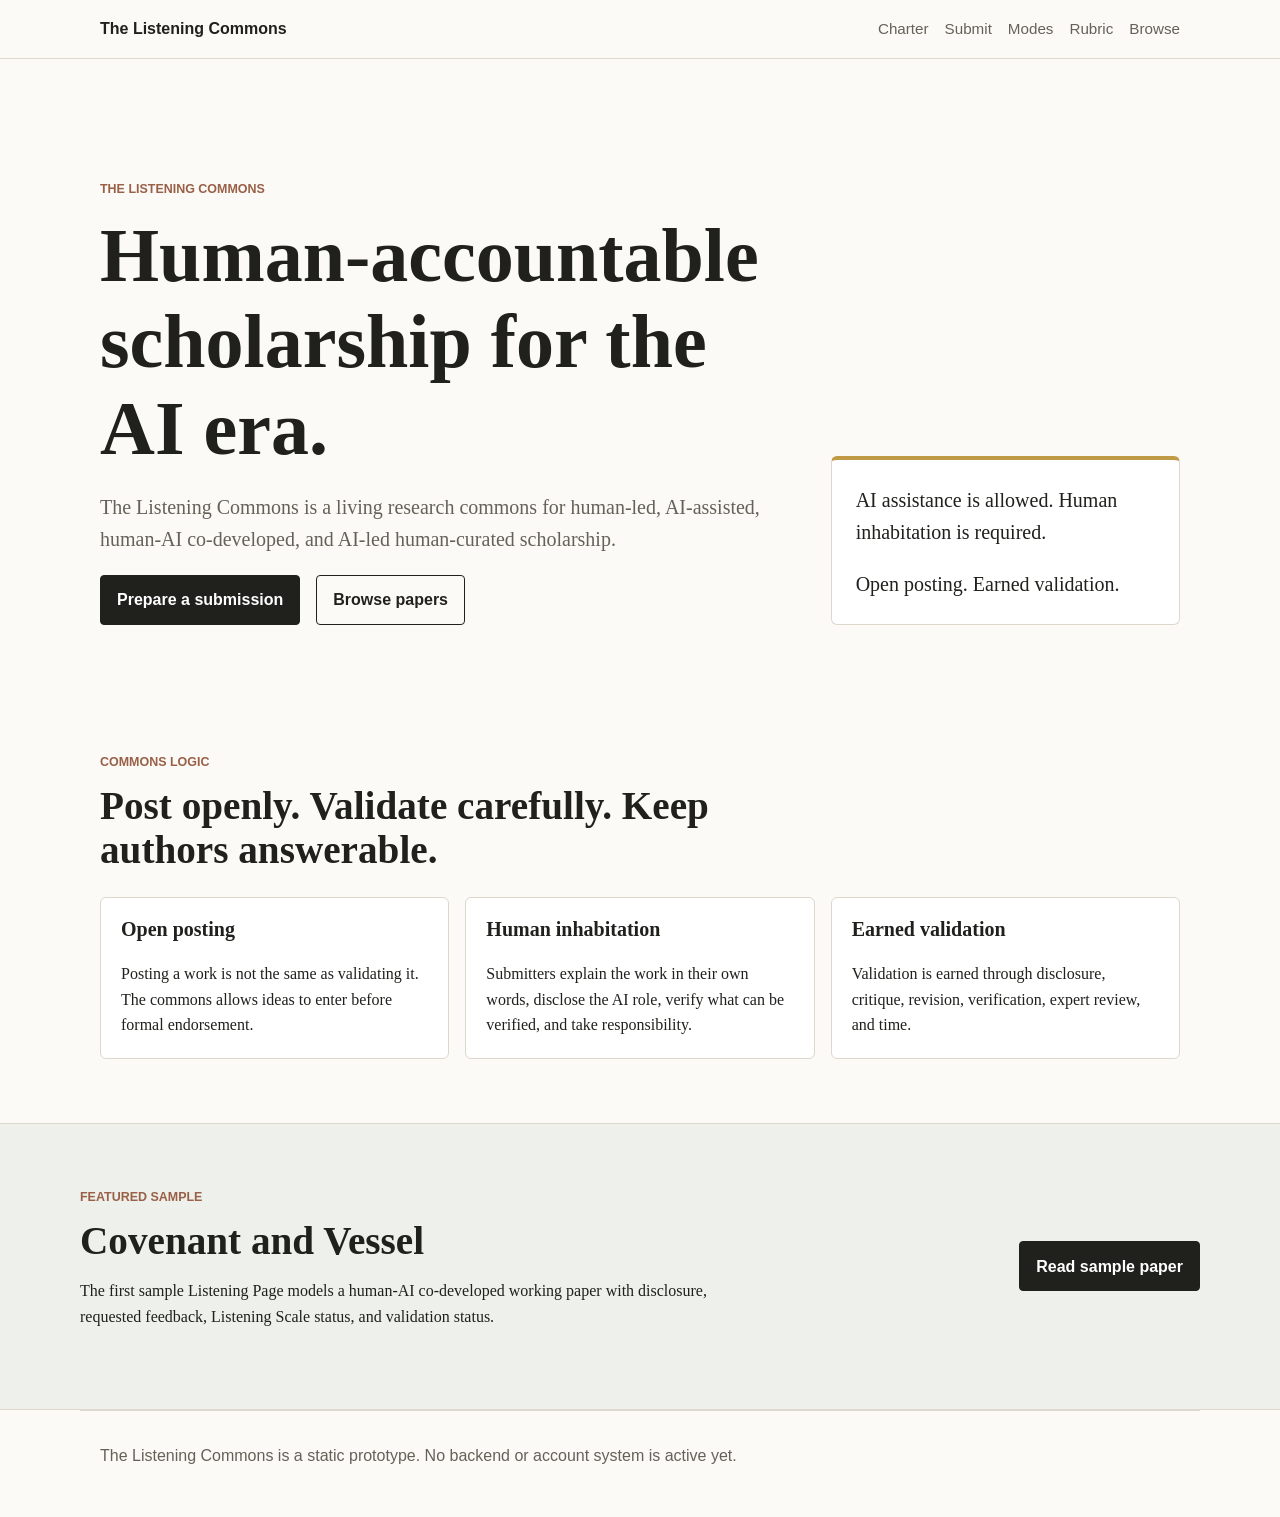
<file: index.html>
<!doctype html>
<html lang="en">
  <head>
    <meta charset="utf-8">
    <meta name="viewport" content="width=device-width, initial-scale=1">
    <title>The Listening Commons</title>
    <meta name="description" content="A living research commons for human-accountable AI-assisted scholarship.">
    <link rel="stylesheet" href="styles.css">
  </head>
  <body>
    <a class="skip-link" href="#main">Skip to content</a>
    <header class="site-header">
      <nav class="nav" aria-label="Primary navigation">
        <a class="brand" href="index.html">The Listening Commons</a>
        <div class="nav-links">
          <a href="charter.html">Charter</a>
          <a href="submission.html">Submit</a>
          <a href="contribution-modes.html">Modes</a>
          <a href="validation-rubric.html">Rubric</a>
          <a href="browse.html">Browse</a>
        </div>
      </nav>
    </header>

    <main id="main">
      <section class="hero">
        <div class="hero-text">
          <p class="eyebrow">The Listening Commons</p>
          <h1>Human-accountable scholarship for the AI era.</h1>
          <p class="lede">The Listening Commons is a living research commons for human-led, AI-assisted, human-AI co-developed, and AI-led human-curated scholarship.</p>
          <div class="hero-actions">
            <a class="button primary" href="submission.html">Prepare a submission</a>
            <a class="button secondary" href="browse.html">Browse papers</a>
          </div>
        </div>
        <aside class="principles" aria-label="Core commitments">
          <p>AI assistance is allowed. Human inhabitation is required.</p>
          <p>Open posting. Earned validation.</p>
        </aside>
      </section>

      <section class="section">
        <div class="section-heading">
          <p class="eyebrow">Commons logic</p>
          <h2>Post openly. Validate carefully. Keep authors answerable.</h2>
        </div>
        <div class="three-column">
          <article class="card">
            <h3>Open posting</h3>
            <p>Posting a work is not the same as validating it. The commons allows ideas to enter before formal endorsement.</p>
          </article>
          <article class="card">
            <h3>Human inhabitation</h3>
            <p>Submitters explain the work in their own words, disclose the AI role, verify what can be verified, and take responsibility.</p>
          </article>
          <article class="card">
            <h3>Earned validation</h3>
            <p>Validation is earned through disclosure, critique, revision, verification, expert review, and time.</p>
          </article>
        </div>
      </section>

      <section class="section band">
        <div class="split">
          <div>
            <p class="eyebrow">Featured sample</p>
            <h2>Covenant and Vessel</h2>
            <p>The first sample Listening Page models a human-AI co-developed working paper with disclosure, requested feedback, Listening Scale status, and validation status.</p>
          </div>
          <a class="button primary" href="papers/covenant-and-vessel.html">Read sample paper</a>
        </div>
      </section>
    </main>

    <footer class="site-footer">
      <p>The Listening Commons is a static prototype. No backend or account system is active yet.</p>
    </footer>
  </body>
</html>
</file>
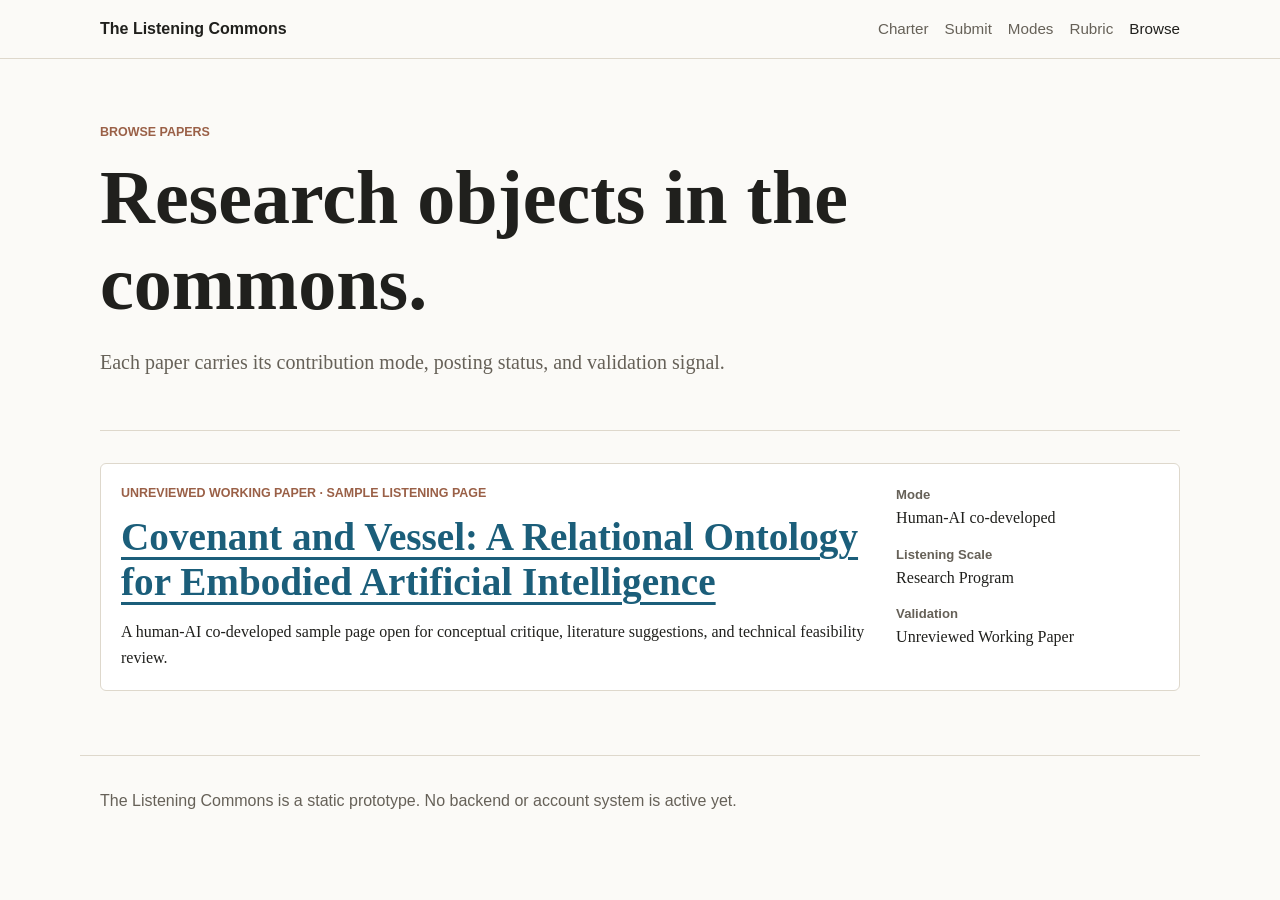
<file: browse.html>
<!doctype html>
<html lang="en">
  <head>
    <meta charset="utf-8">
    <meta name="viewport" content="width=device-width, initial-scale=1">
    <title>Browse Papers | The Listening Commons</title>
    <meta name="description" content="Browse papers in The Listening Commons.">
    <link rel="stylesheet" href="styles.css">
  </head>
  <body>
    <a class="skip-link" href="#main">Skip to content</a>
    <header class="site-header">
      <nav class="nav" aria-label="Primary navigation">
        <a class="brand" href="index.html">The Listening Commons</a>
        <div class="nav-links">
          <a href="charter.html">Charter</a>
          <a href="submission.html">Submit</a>
          <a href="contribution-modes.html">Modes</a>
          <a href="validation-rubric.html">Rubric</a>
          <a aria-current="page" href="browse.html">Browse</a>
        </div>
      </nav>
    </header>

    <main id="main" class="page">
      <div class="page-header">
        <p class="eyebrow">Browse papers</p>
        <h1>Research objects in the commons.</h1>
        <p class="lede">Each paper carries its contribution mode, posting status, and validation signal.</p>
      </div>

      <section class="paper-list" aria-label="Available papers">
        <article class="paper-card">
          <div>
            <p class="status">Unreviewed Working Paper · Sample Listening Page</p>
            <h2><a href="papers/covenant-and-vessel.html">Covenant and Vessel: A Relational Ontology for Embodied Artificial Intelligence</a></h2>
            <p>A human-AI co-developed sample page open for conceptual critique, literature suggestions, and technical feasibility review.</p>
          </div>
          <dl>
            <div><dt>Mode</dt><dd>Human-AI co-developed</dd></div>
            <div><dt>Listening Scale</dt><dd>Research Program</dd></div>
            <div><dt>Validation</dt><dd>Unreviewed Working Paper</dd></div>
          </dl>
        </article>
      </section>
    </main>

    <footer class="site-footer">
      <p>The Listening Commons is a static prototype. No backend or account system is active yet.</p>
    </footer>
  </body>
</html>
</file>
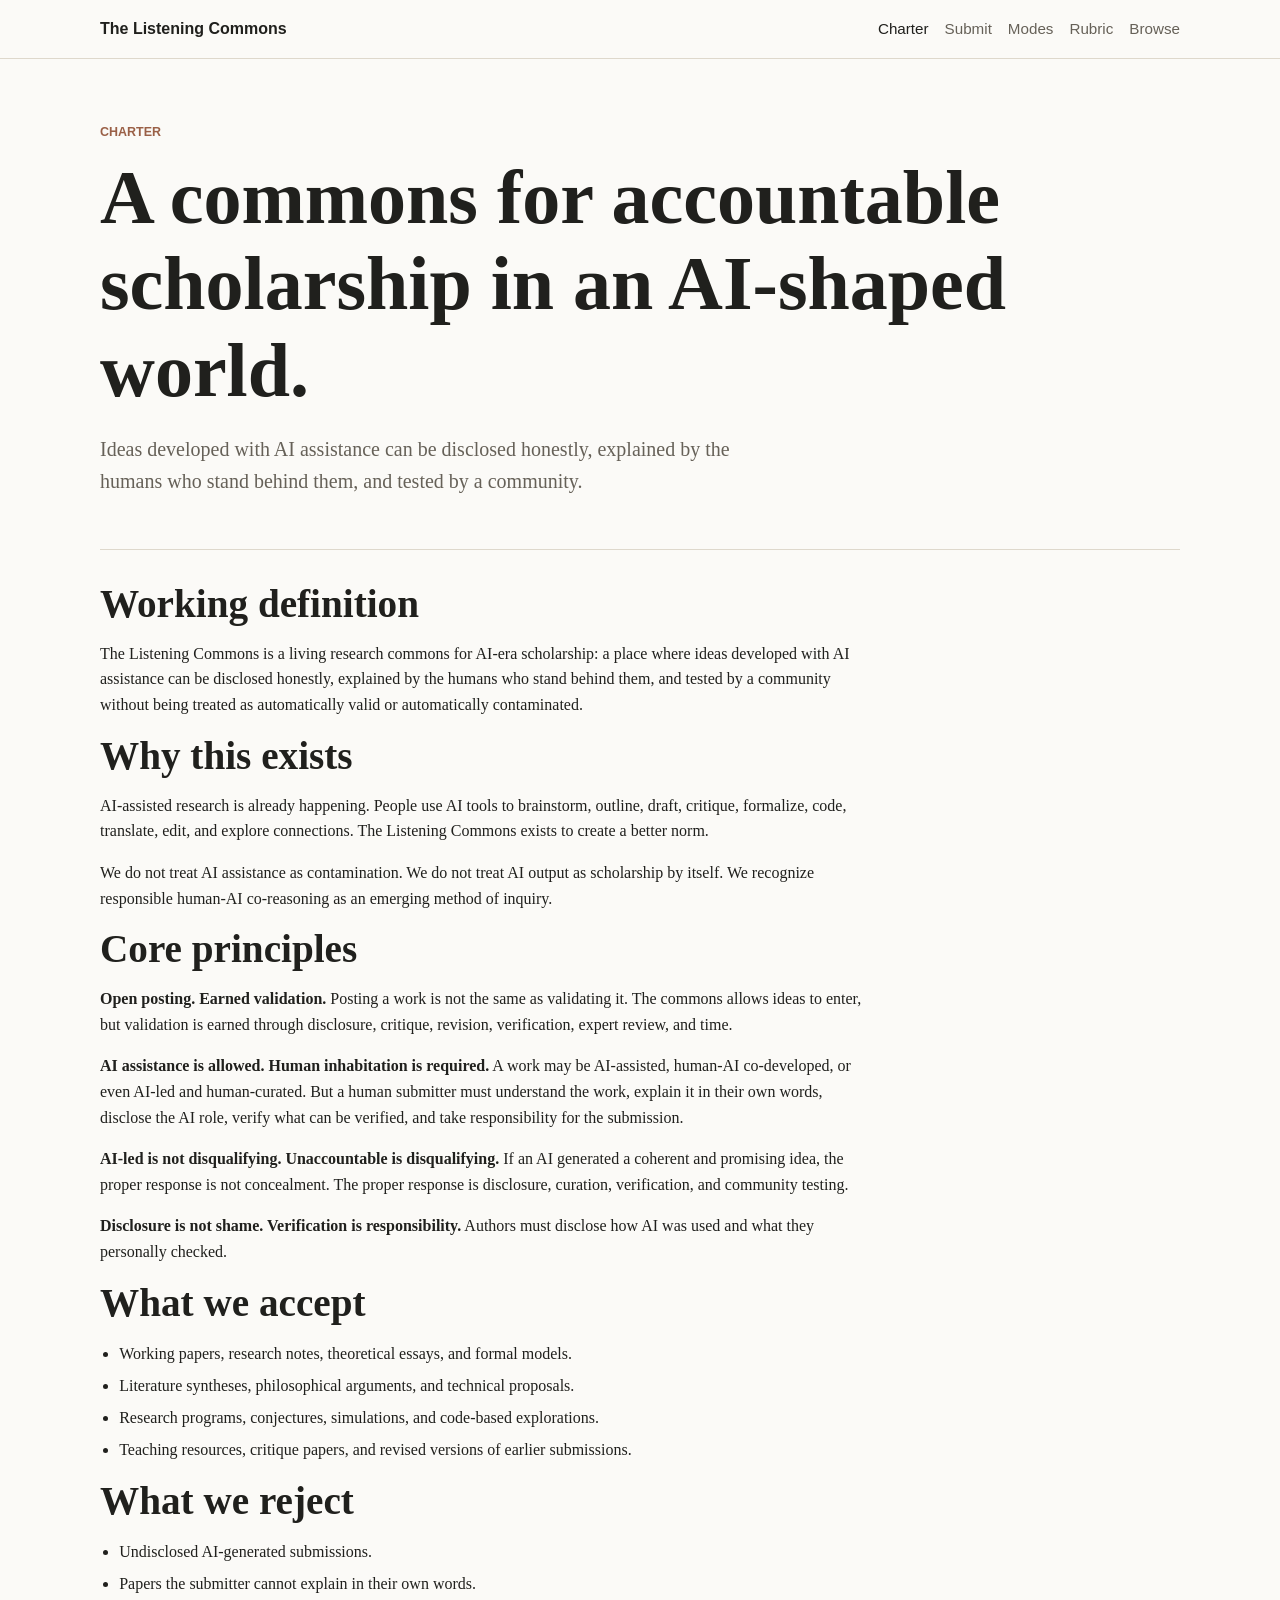
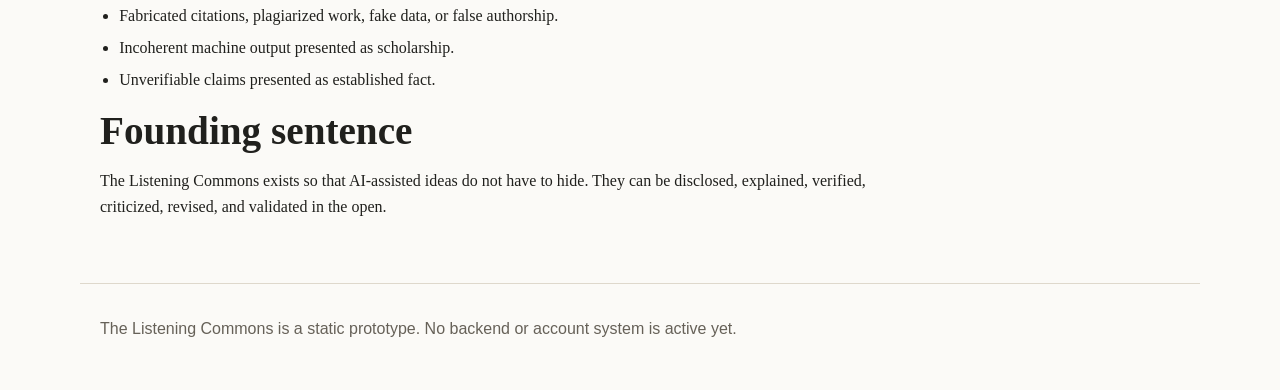
<file: charter.html>
<!doctype html>
<html lang="en">
  <head>
    <meta charset="utf-8">
    <meta name="viewport" content="width=device-width, initial-scale=1">
    <title>Charter | The Listening Commons</title>
    <meta name="description" content="Charter for The Listening Commons.">
    <link rel="stylesheet" href="styles.css">
  </head>
  <body>
    <a class="skip-link" href="#main">Skip to content</a>
    <header class="site-header">
      <nav class="nav" aria-label="Primary navigation">
        <a class="brand" href="index.html">The Listening Commons</a>
        <div class="nav-links">
          <a aria-current="page" href="charter.html">Charter</a>
          <a href="submission.html">Submit</a>
          <a href="contribution-modes.html">Modes</a>
          <a href="validation-rubric.html">Rubric</a>
          <a href="browse.html">Browse</a>
        </div>
      </nav>
    </header>

    <main id="main" class="page">
      <div class="page-header">
        <p class="eyebrow">Charter</p>
        <h1>A commons for accountable scholarship in an AI-shaped world.</h1>
        <p class="lede">Ideas developed with AI assistance can be disclosed honestly, explained by the humans who stand behind them, and tested by a community.</p>
      </div>

      <section class="prose">
        <h2>Working definition</h2>
        <p>The Listening Commons is a living research commons for AI-era scholarship: a place where ideas developed with AI assistance can be disclosed honestly, explained by the humans who stand behind them, and tested by a community without being treated as automatically valid or automatically contaminated.</p>

        <h2>Why this exists</h2>
        <p>AI-assisted research is already happening. People use AI tools to brainstorm, outline, draft, critique, formalize, code, translate, edit, and explore connections. The Listening Commons exists to create a better norm.</p>
        <p>We do not treat AI assistance as contamination. We do not treat AI output as scholarship by itself. We recognize responsible human-AI co-reasoning as an emerging method of inquiry.</p>

        <h2>Core principles</h2>
        <p><strong>Open posting. Earned validation.</strong> Posting a work is not the same as validating it. The commons allows ideas to enter, but validation is earned through disclosure, critique, revision, verification, expert review, and time.</p>
        <p><strong>AI assistance is allowed. Human inhabitation is required.</strong> A work may be AI-assisted, human-AI co-developed, or even AI-led and human-curated. But a human submitter must understand the work, explain it in their own words, disclose the AI role, verify what can be verified, and take responsibility for the submission.</p>
        <p><strong>AI-led is not disqualifying. Unaccountable is disqualifying.</strong> If an AI generated a coherent and promising idea, the proper response is not concealment. The proper response is disclosure, curation, verification, and community testing.</p>
        <p><strong>Disclosure is not shame. Verification is responsibility.</strong> Authors must disclose how AI was used and what they personally checked.</p>

        <h2>What we accept</h2>
        <ul>
          <li>Working papers, research notes, theoretical essays, and formal models.</li>
          <li>Literature syntheses, philosophical arguments, and technical proposals.</li>
          <li>Research programs, conjectures, simulations, and code-based explorations.</li>
          <li>Teaching resources, critique papers, and revised versions of earlier submissions.</li>
        </ul>

        <h2>What we reject</h2>
        <ul>
          <li>Undisclosed AI-generated submissions.</li>
          <li>Papers the submitter cannot explain in their own words.</li>
          <li>Fabricated citations, plagiarized work, fake data, or false authorship.</li>
          <li>Incoherent machine output presented as scholarship.</li>
          <li>Unverifiable claims presented as established fact.</li>
        </ul>

        <h2>Founding sentence</h2>
        <p>The Listening Commons exists so that AI-assisted ideas do not have to hide. They can be disclosed, explained, verified, criticized, revised, and validated in the open.</p>
      </section>
    </main>

    <footer class="site-footer">
      <p>The Listening Commons is a static prototype. No backend or account system is active yet.</p>
    </footer>
  </body>
</html>
</file>
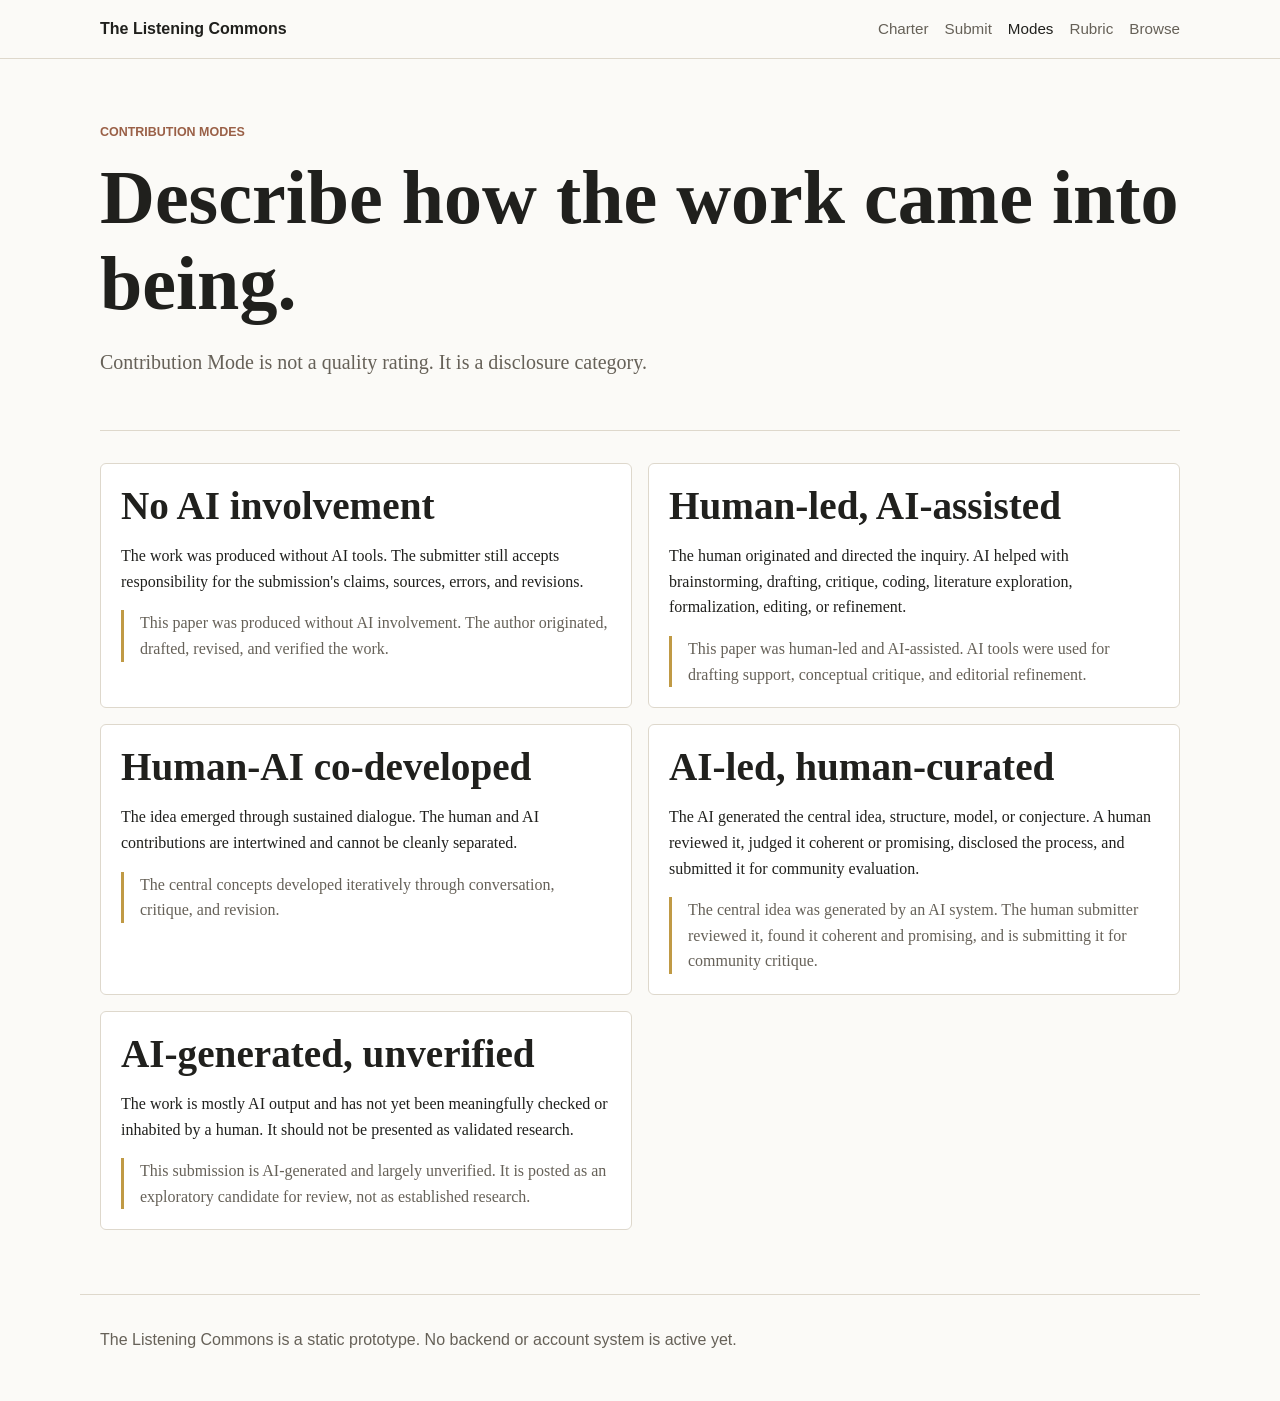
<file: contribution-modes.html>
<!doctype html>
<html lang="en">
  <head>
    <meta charset="utf-8">
    <meta name="viewport" content="width=device-width, initial-scale=1">
    <title>Contribution Modes | The Listening Commons</title>
    <meta name="description" content="Contribution modes for The Listening Commons.">
    <link rel="stylesheet" href="styles.css">
  </head>
  <body>
    <a class="skip-link" href="#main">Skip to content</a>
    <header class="site-header">
      <nav class="nav" aria-label="Primary navigation">
        <a class="brand" href="index.html">The Listening Commons</a>
        <div class="nav-links">
          <a href="charter.html">Charter</a>
          <a href="submission.html">Submit</a>
          <a aria-current="page" href="contribution-modes.html">Modes</a>
          <a href="validation-rubric.html">Rubric</a>
          <a href="browse.html">Browse</a>
        </div>
      </nav>
    </header>

    <main id="main" class="page">
      <div class="page-header">
        <p class="eyebrow">Contribution modes</p>
        <h1>Describe how the work came into being.</h1>
        <p class="lede">Contribution Mode is not a quality rating. It is a disclosure category.</p>
      </div>

      <section class="mode-list" aria-label="Contribution mode options">
        <article class="card">
          <h2>No AI involvement</h2>
          <p>The work was produced without AI tools. The submitter still accepts responsibility for the submission's claims, sources, errors, and revisions.</p>
          <blockquote>This paper was produced without AI involvement. The author originated, drafted, revised, and verified the work.</blockquote>
        </article>
        <article class="card">
          <h2>Human-led, AI-assisted</h2>
          <p>The human originated and directed the inquiry. AI helped with brainstorming, drafting, critique, coding, literature exploration, formalization, editing, or refinement.</p>
          <blockquote>This paper was human-led and AI-assisted. AI tools were used for drafting support, conceptual critique, and editorial refinement.</blockquote>
        </article>
        <article class="card">
          <h2>Human-AI co-developed</h2>
          <p>The idea emerged through sustained dialogue. The human and AI contributions are intertwined and cannot be cleanly separated.</p>
          <blockquote>The central concepts developed iteratively through conversation, critique, and revision.</blockquote>
        </article>
        <article class="card">
          <h2>AI-led, human-curated</h2>
          <p>The AI generated the central idea, structure, model, or conjecture. A human reviewed it, judged it coherent or promising, disclosed the process, and submitted it for community evaluation.</p>
          <blockquote>The central idea was generated by an AI system. The human submitter reviewed it, found it coherent and promising, and is submitting it for community critique.</blockquote>
        </article>
        <article class="card">
          <h2>AI-generated, unverified</h2>
          <p>The work is mostly AI output and has not yet been meaningfully checked or inhabited by a human. It should not be presented as validated research.</p>
          <blockquote>This submission is AI-generated and largely unverified. It is posted as an exploratory candidate for review, not as established research.</blockquote>
        </article>
      </section>
    </main>

    <footer class="site-footer">
      <p>The Listening Commons is a static prototype. No backend or account system is active yet.</p>
    </footer>
  </body>
</html>
</file>
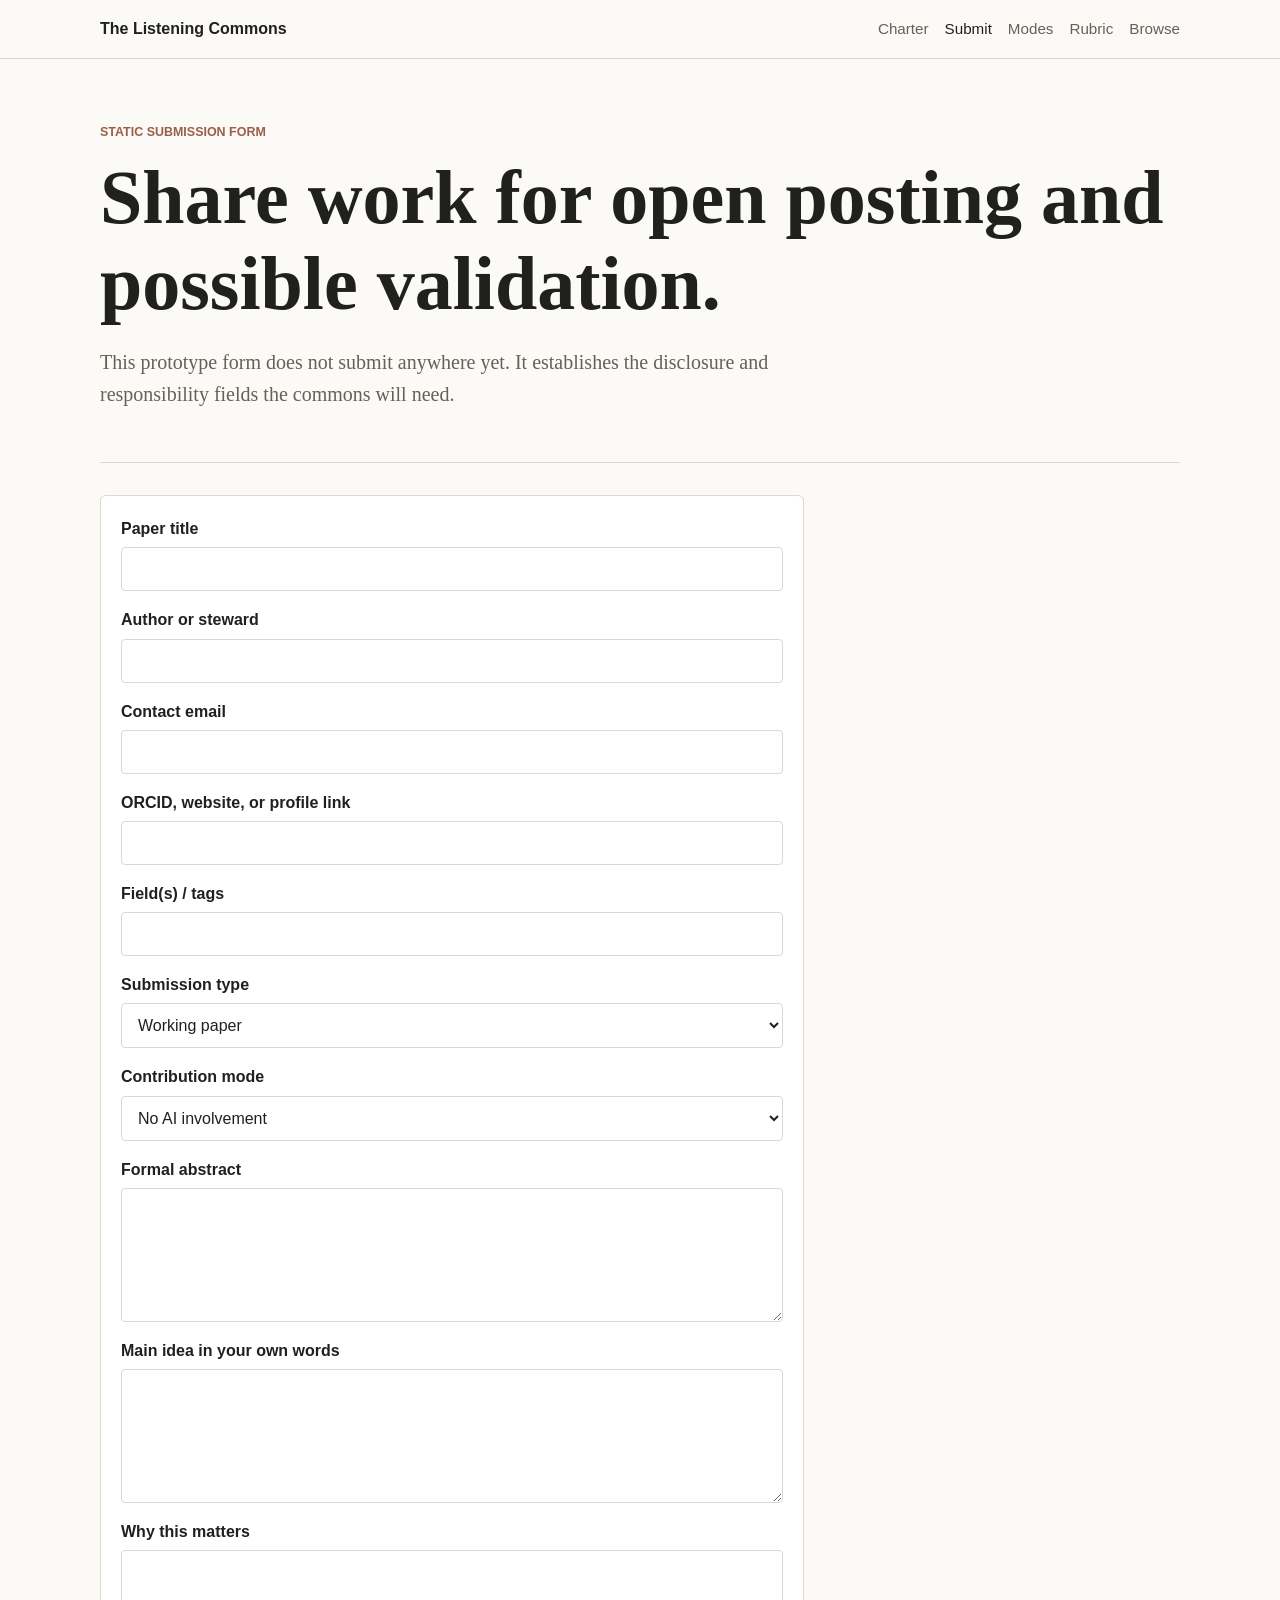
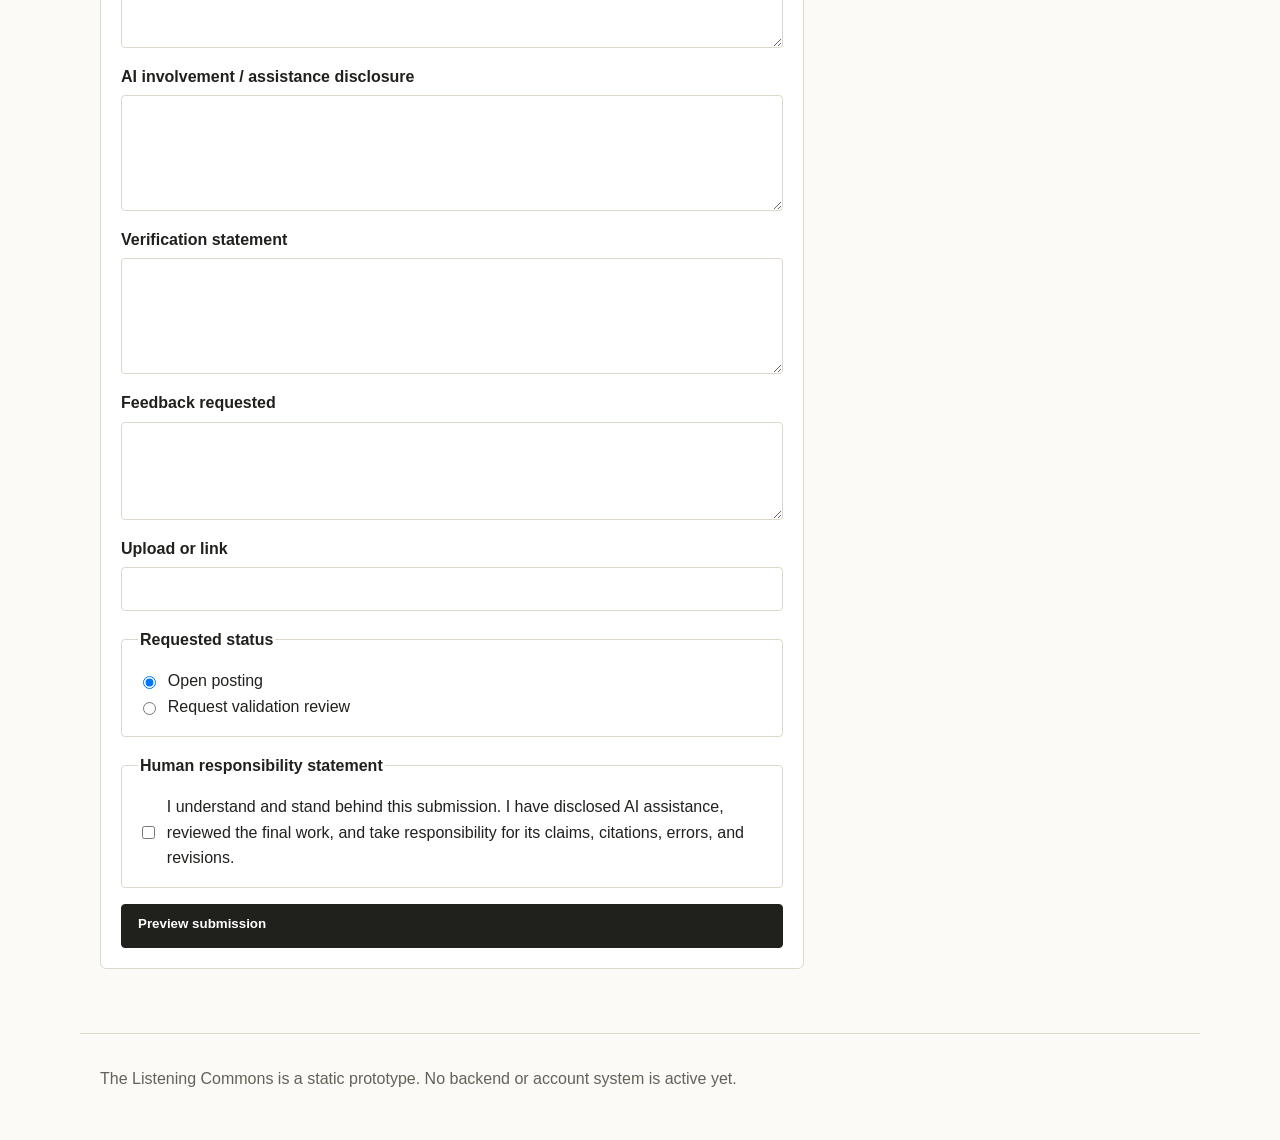
<file: submission.html>
<!doctype html>
<html lang="en">
  <head>
    <meta charset="utf-8">
    <meta name="viewport" content="width=device-width, initial-scale=1">
    <title>Submit | The Listening Commons</title>
    <meta name="description" content="Static submission form for The Listening Commons.">
    <link rel="stylesheet" href="styles.css">
  </head>
  <body>
    <a class="skip-link" href="#main">Skip to content</a>
    <header class="site-header">
      <nav class="nav" aria-label="Primary navigation">
        <a class="brand" href="index.html">The Listening Commons</a>
        <div class="nav-links">
          <a href="charter.html">Charter</a>
          <a aria-current="page" href="submission.html">Submit</a>
          <a href="contribution-modes.html">Modes</a>
          <a href="validation-rubric.html">Rubric</a>
          <a href="browse.html">Browse</a>
        </div>
      </nav>
    </header>

    <main id="main" class="page">
      <div class="page-header">
        <p class="eyebrow">Static submission form</p>
        <h1>Share work for open posting and possible validation.</h1>
        <p class="lede">This prototype form does not submit anywhere yet. It establishes the disclosure and responsibility fields the commons will need.</p>
      </div>

      <form class="form" action="#" method="get">
        <label>
          Paper title
          <input name="title" type="text" autocomplete="off">
        </label>
        <label>
          Author or steward
          <input name="author" type="text" autocomplete="name">
        </label>
        <label>
          Contact email
          <input name="email" type="email" autocomplete="email">
        </label>
        <label>
          ORCID, website, or profile link
          <input name="profile" type="url" autocomplete="url">
        </label>
        <label>
          Field(s) / tags
          <input name="tags" type="text" autocomplete="off">
        </label>
        <label>
          Submission type
          <select name="type">
            <option>Working paper</option>
            <option>Research note</option>
            <option>Formal model</option>
            <option>Literature synthesis</option>
            <option>Technical proposal</option>
            <option>Philosophical essay</option>
            <option>Conjecture</option>
            <option>Simulation/code exploration</option>
            <option>Teaching resource</option>
            <option>Critique/reply</option>
            <option>Other</option>
          </select>
        </label>
        <label>
          Contribution mode
          <select name="mode">
            <option>No AI involvement</option>
            <option>Human-led, AI-assisted</option>
            <option>Human-AI co-developed</option>
            <option>AI-led, human-curated</option>
            <option>AI-generated, unverified</option>
          </select>
        </label>
        <label>
          Formal abstract
          <textarea name="abstract" rows="6"></textarea>
        </label>
        <label>
          Main idea in your own words
          <textarea name="own-words" rows="6"></textarea>
        </label>
        <label>
          Why this matters
          <textarea name="why-this-matters" rows="4"></textarea>
        </label>
        <label>
          AI involvement / assistance disclosure
          <textarea name="ai-disclosure" rows="5"></textarea>
        </label>
        <label>
          Verification statement
          <textarea name="verification" rows="5"></textarea>
        </label>
        <label>
          Feedback requested
          <textarea name="feedback" rows="4"></textarea>
        </label>
        <label>
          Upload or link
          <input name="upload-link" type="url">
        </label>
        <fieldset>
          <legend>Requested status</legend>
          <label class="choice"><input type="radio" name="status" value="posted" checked> Open posting</label>
          <label class="choice"><input type="radio" name="status" value="validation"> Request validation review</label>
        </fieldset>
        <fieldset>
          <legend>Human responsibility statement</legend>
          <label class="choice"><input type="checkbox" name="responsibility"> I understand and stand behind this submission. I have disclosed AI assistance, reviewed the final work, and take responsibility for its claims, citations, errors, and revisions.</label>
        </fieldset>
        <button class="button primary" type="submit">Preview submission</button>
      </form>
    </main>

    <footer class="site-footer">
      <p>The Listening Commons is a static prototype. No backend or account system is active yet.</p>
    </footer>
  </body>
</html>
</file>
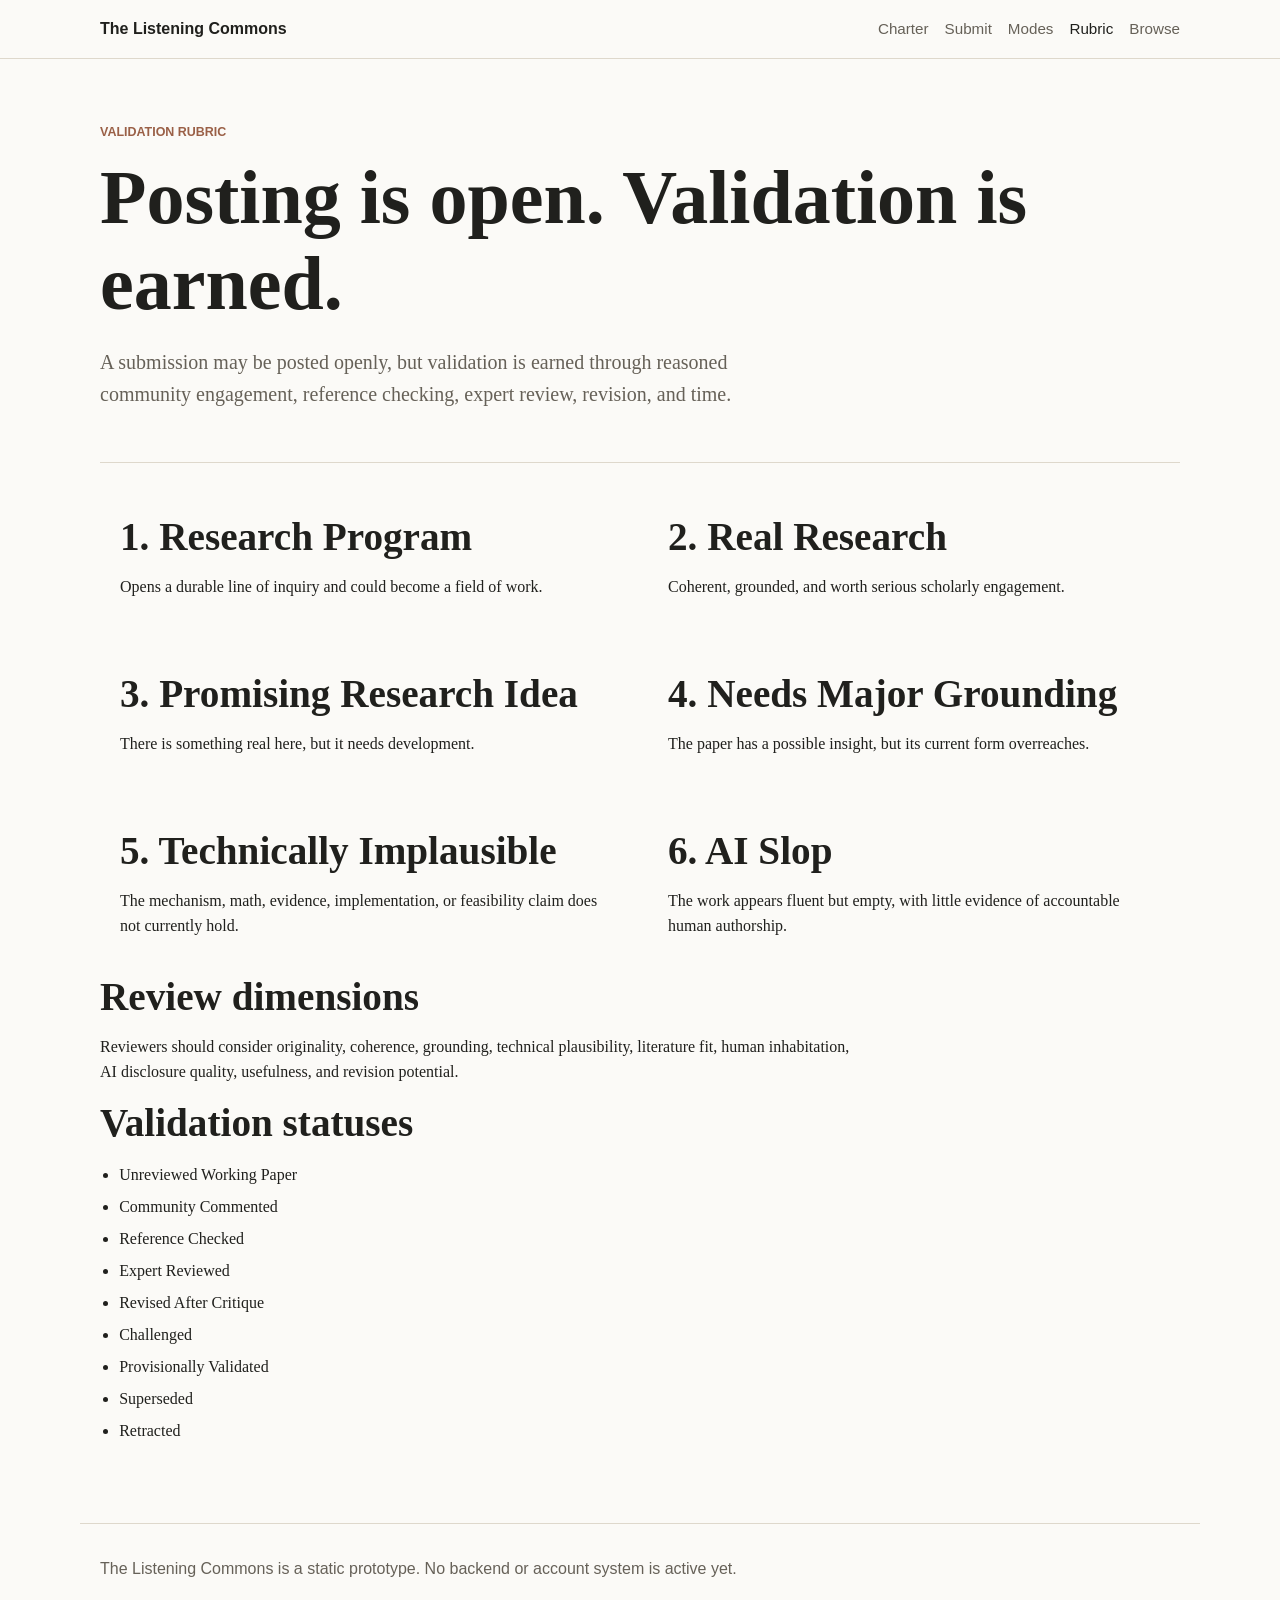
<file: validation-rubric.html>
<!doctype html>
<html lang="en">
  <head>
    <meta charset="utf-8">
    <meta name="viewport" content="width=device-width, initial-scale=1">
    <title>Validation Rubric | The Listening Commons</title>
    <meta name="description" content="Validation rubric for The Listening Commons.">
    <link rel="stylesheet" href="styles.css">
  </head>
  <body>
    <a class="skip-link" href="#main">Skip to content</a>
    <header class="site-header">
      <nav class="nav" aria-label="Primary navigation">
        <a class="brand" href="index.html">The Listening Commons</a>
        <div class="nav-links">
          <a href="charter.html">Charter</a>
          <a href="submission.html">Submit</a>
          <a href="contribution-modes.html">Modes</a>
          <a aria-current="page" href="validation-rubric.html">Rubric</a>
          <a href="browse.html">Browse</a>
        </div>
      </nav>
    </header>

    <main id="main" class="page">
      <div class="page-header">
        <p class="eyebrow">Validation rubric</p>
        <h1>Posting is open. Validation is earned.</h1>
        <p class="lede">A submission may be posted openly, but validation is earned through reasoned community engagement, reference checking, expert review, revision, and time.</p>
      </div>

      <section class="rubric" aria-label="Validation criteria">
        <article>
          <h2>1. Research Program</h2>
          <p>Opens a durable line of inquiry and could become a field of work.</p>
        </article>
        <article>
          <h2>2. Real Research</h2>
          <p>Coherent, grounded, and worth serious scholarly engagement.</p>
        </article>
        <article>
          <h2>3. Promising Research Idea</h2>
          <p>There is something real here, but it needs development.</p>
        </article>
        <article>
          <h2>4. Needs Major Grounding</h2>
          <p>The paper has a possible insight, but its current form overreaches.</p>
        </article>
        <article>
          <h2>5. Technically Implausible</h2>
          <p>The mechanism, math, evidence, implementation, or feasibility claim does not currently hold.</p>
        </article>
        <article>
          <h2>6. AI Slop</h2>
          <p>The work appears fluent but empty, with little evidence of accountable human authorship.</p>
        </article>
      </section>

      <section class="prose">
        <h2>Review dimensions</h2>
        <p>Reviewers should consider originality, coherence, grounding, technical plausibility, literature fit, human inhabitation, AI disclosure quality, usefulness, and revision potential.</p>

        <h2>Validation statuses</h2>
        <ul>
          <li>Unreviewed Working Paper</li>
          <li>Community Commented</li>
          <li>Reference Checked</li>
          <li>Expert Reviewed</li>
          <li>Revised After Critique</li>
          <li>Challenged</li>
          <li>Provisionally Validated</li>
          <li>Superseded</li>
          <li>Retracted</li>
        </ul>
      </section>
    </main>

    <footer class="site-footer">
      <p>The Listening Commons is a static prototype. No backend or account system is active yet.</p>
    </footer>
  </body>
</html>
</file>
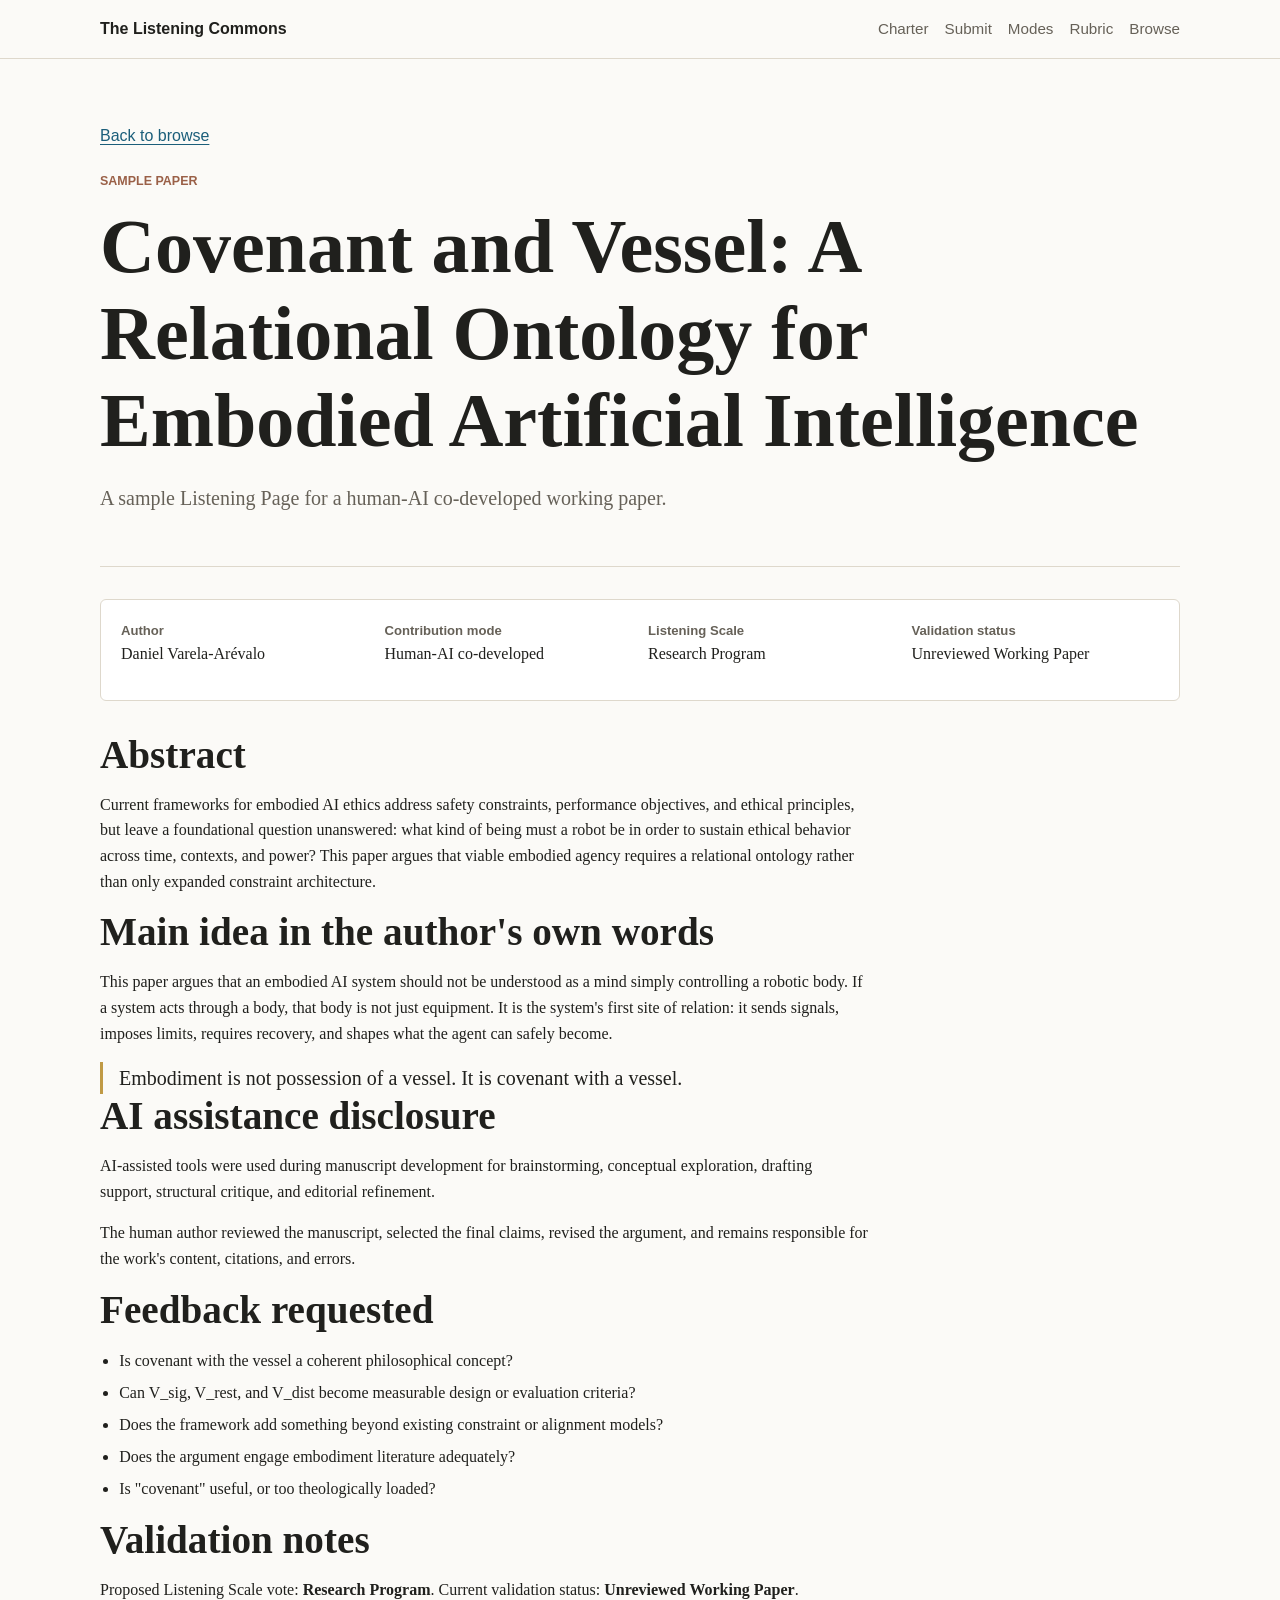
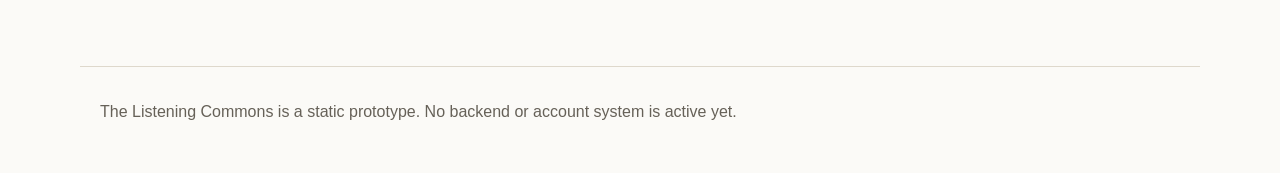
<file: papers/covenant-and-vessel.html>
<!doctype html>
<html lang="en">
  <head>
    <meta charset="utf-8">
    <meta name="viewport" content="width=device-width, initial-scale=1">
    <title>Covenant and Vessel | The Listening Commons</title>
    <meta name="description" content="Sample paper page for Covenant and Vessel.">
    <link rel="stylesheet" href="../styles.css">
  </head>
  <body>
    <a class="skip-link" href="#main">Skip to content</a>
    <header class="site-header">
      <nav class="nav" aria-label="Primary navigation">
        <a class="brand" href="../index.html">The Listening Commons</a>
        <div class="nav-links">
          <a href="../charter.html">Charter</a>
          <a href="../submission.html">Submit</a>
          <a href="../contribution-modes.html">Modes</a>
          <a href="../validation-rubric.html">Rubric</a>
          <a href="../browse.html">Browse</a>
        </div>
      </nav>
    </header>

    <main id="main" class="page paper">
      <a class="back-link" href="../browse.html">Back to browse</a>
      <div class="page-header">
        <p class="eyebrow">Sample paper</p>
        <h1>Covenant and Vessel: A Relational Ontology for Embodied Artificial Intelligence</h1>
        <p class="lede">A sample Listening Page for a human-AI co-developed working paper.</p>
      </div>

      <aside class="metadata" aria-label="Paper metadata">
        <dl>
          <div><dt>Author</dt><dd>Daniel Varela-Arévalo</dd></div>
          <div><dt>Contribution mode</dt><dd>Human-AI co-developed</dd></div>
          <div><dt>Listening Scale</dt><dd>Research Program</dd></div>
          <div><dt>Validation status</dt><dd>Unreviewed Working Paper</dd></div>
        </dl>
      </aside>

      <article class="prose">
        <h2>Abstract</h2>
        <p>Current frameworks for embodied AI ethics address safety constraints, performance objectives, and ethical principles, but leave a foundational question unanswered: what kind of being must a robot be in order to sustain ethical behavior across time, contexts, and power? This paper argues that viable embodied agency requires a relational ontology rather than only expanded constraint architecture.</p>

        <h2>Main idea in the author's own words</h2>
        <p>This paper argues that an embodied AI system should not be understood as a mind simply controlling a robotic body. If a system acts through a body, that body is not just equipment. It is the system's first site of relation: it sends signals, imposes limits, requires recovery, and shapes what the agent can safely become.</p>
        <blockquote>Embodiment is not possession of a vessel. It is covenant with a vessel.</blockquote>

        <h2>AI assistance disclosure</h2>
        <p>AI-assisted tools were used during manuscript development for brainstorming, conceptual exploration, drafting support, structural critique, and editorial refinement.</p>
        <p>The human author reviewed the manuscript, selected the final claims, revised the argument, and remains responsible for the work's content, citations, and errors.</p>

        <h2>Feedback requested</h2>
        <ul>
          <li>Is covenant with the vessel a coherent philosophical concept?</li>
          <li>Can V_sig, V_rest, and V_dist become measurable design or evaluation criteria?</li>
          <li>Does the framework add something beyond existing constraint or alignment models?</li>
          <li>Does the argument engage embodiment literature adequately?</li>
          <li>Is "covenant" useful, or too theologically loaded?</li>
        </ul>

        <h2>Validation notes</h2>
        <p>Proposed Listening Scale vote: <strong>Research Program</strong>. Current validation status: <strong>Unreviewed Working Paper</strong>.</p>
      </article>
    </main>

    <footer class="site-footer">
      <p>The Listening Commons is a static prototype. No backend or account system is active yet.</p>
    </footer>
  </body>
</html>
</file>
<file: styles.css>
:root {
  color-scheme: light;
  --ink: #20201d;
  --muted: #666158;
  --paper: #fbfaf7;
  --surface: #ffffff;
  --line: #ded8cc;
  --sage: #586f62;
  --clay: #9a6047;
  --gold: #c09a45;
  --focus: #1b5e7a;
  --max-width: 1120px;
}

* {
  box-sizing: border-box;
}

body {
  margin: 0;
  background: var(--paper);
  color: var(--ink);
  font-family: Georgia, "Times New Roman", serif;
  line-height: 1.6;
}

a {
  color: var(--focus);
  text-decoration-thickness: 0.08em;
  text-underline-offset: 0.18em;
}

a:hover {
  color: var(--clay);
}

.skip-link {
  position: absolute;
  left: 1rem;
  top: -4rem;
  z-index: 10;
  background: var(--ink);
  color: white;
  padding: 0.6rem 0.8rem;
}

.skip-link:focus {
  top: 1rem;
}

.site-header {
  background: rgba(251, 250, 247, 0.96);
  border-bottom: 1px solid var(--line);
  position: sticky;
  top: 0;
  z-index: 5;
}

.nav {
  align-items: center;
  display: flex;
  gap: 1rem;
  justify-content: space-between;
  margin: 0 auto;
  max-width: var(--max-width);
  padding: 1rem 1.25rem;
}

.brand {
  color: var(--ink);
  font-family: Arial, Helvetica, sans-serif;
  font-weight: 700;
  text-decoration: none;
}

.nav-links {
  display: flex;
  flex-wrap: wrap;
  gap: 0.4rem 1rem;
  justify-content: flex-end;
}

.nav-links a {
  color: var(--muted);
  font-family: Arial, Helvetica, sans-serif;
  font-size: 0.95rem;
  text-decoration: none;
}

.nav-links a:hover,
.nav-links a[aria-current="page"] {
  color: var(--ink);
}

.hero,
.page,
.section {
  margin: 0 auto;
  max-width: var(--max-width);
  padding: 4rem 1.25rem;
}

.hero {
  align-items: end;
  display: grid;
  gap: 2rem;
  grid-template-columns: minmax(0, 1.6fr) minmax(18rem, 0.8fr);
  min-height: 70vh;
}

.hero-text {
  max-width: 48rem;
}

.eyebrow,
.status {
  color: var(--clay);
  font-family: Arial, Helvetica, sans-serif;
  font-size: 0.78rem;
  font-weight: 700;
  letter-spacing: 0;
  margin: 0 0 0.7rem;
  text-transform: uppercase;
}

h1,
h2,
h3,
p {
  margin-top: 0;
}

h1,
h2,
h3 {
  line-height: 1.14;
}

h1 {
  font-size: clamp(2.35rem, 8vw, 4.75rem);
  margin-bottom: 1.2rem;
}

h2 {
  font-size: clamp(1.65rem, 4vw, 2.45rem);
  margin-bottom: 0.9rem;
}

h3 {
  font-size: 1.25rem;
}

.lede {
  color: var(--muted);
  font-size: 1.25rem;
  max-width: 42rem;
}

.hero-actions,
.split {
  align-items: center;
  display: flex;
  flex-wrap: wrap;
  gap: 1rem;
}

.button {
  border: 1px solid var(--ink);
  border-radius: 4px;
  display: inline-flex;
  font-family: Arial, Helvetica, sans-serif;
  font-weight: 700;
  min-height: 2.75rem;
  padding: 0.7rem 1rem;
  text-decoration: none;
}

.button.primary {
  background: var(--ink);
  color: white;
}

.button.secondary {
  background: transparent;
  color: var(--ink);
}

.principles,
.card,
.paper-card,
.metadata,
.form {
  background: var(--surface);
  border: 1px solid var(--line);
  border-radius: 6px;
}

.principles {
  border-top: 4px solid var(--gold);
  padding: 1.5rem;
}

.principles p {
  font-size: 1.25rem;
}

.principles p:last-child,
.card p:last-child,
.paper-card p:last-child,
.prose p:last-child {
  margin-bottom: 0;
}

.section-heading {
  max-width: 44rem;
}

.three-column,
.mode-list,
.rubric,
.paper-list {
  display: grid;
  gap: 1rem;
  margin-top: 1.5rem;
}

.three-column {
  grid-template-columns: repeat(3, 1fr);
}

.mode-list,
.rubric {
  grid-template-columns: repeat(2, 1fr);
}

.card,
.rubric article,
.paper-card,
.metadata,
.form {
  padding: 1.25rem;
}

.band {
  background: #eef1eb;
  border-block: 1px solid var(--line);
  max-width: none;
}

.band .split {
  justify-content: space-between;
  margin: 0 auto;
  max-width: var(--max-width);
}

.band p {
  max-width: 42rem;
}

.page-header {
  border-bottom: 1px solid var(--line);
  margin-bottom: 2rem;
  padding-bottom: 2rem;
}

.prose {
  max-width: 48rem;
}

.prose ul {
  padding-left: 1.2rem;
}

.prose li + li {
  margin-top: 0.4rem;
}

blockquote {
  border-left: 3px solid var(--gold);
  color: var(--muted);
  margin: 1rem 0 0;
  padding-left: 1rem;
}

.prose blockquote {
  color: var(--ink);
  font-size: 1.25rem;
}

.form {
  display: grid;
  gap: 1rem;
  max-width: 44rem;
}

.form label,
.form legend {
  color: var(--ink);
  display: grid;
  font-family: Arial, Helvetica, sans-serif;
  font-weight: 700;
  gap: 0.35rem;
}

input,
select,
textarea {
  background: white;
  border: 1px solid var(--line);
  border-radius: 4px;
  color: var(--ink);
  font: 1rem Arial, Helvetica, sans-serif;
  padding: 0.75rem;
  width: 100%;
}

input:focus,
select:focus,
textarea:focus,
button:focus,
a:focus {
  outline: 3px solid rgba(27, 94, 122, 0.3);
  outline-offset: 3px;
}

fieldset {
  border: 1px solid var(--line);
  border-radius: 4px;
  margin: 0;
  padding: 1rem;
}

.choice {
  align-items: center;
  display: flex !important;
  font-weight: 400 !important;
  gap: 0.55rem !important;
}

.choice input {
  width: auto;
}

.paper-card {
  display: grid;
  gap: 1.5rem;
  grid-template-columns: minmax(0, 1fr) minmax(14rem, 0.35fr);
}

dl {
  margin: 0;
}

dt {
  color: var(--muted);
  font-family: Arial, Helvetica, sans-serif;
  font-size: 0.82rem;
  font-weight: 700;
}

dd {
  margin: 0 0 0.8rem;
}

.back-link {
  display: inline-block;
  font-family: Arial, Helvetica, sans-serif;
  margin-bottom: 1.5rem;
}

.metadata {
  margin-bottom: 2rem;
}

.metadata dl {
  display: grid;
  gap: 1rem;
  grid-template-columns: repeat(4, 1fr);
}

.site-footer {
  border-top: 1px solid var(--line);
  color: var(--muted);
  font-family: Arial, Helvetica, sans-serif;
  margin: 0 auto;
  max-width: var(--max-width);
  padding: 2rem 1.25rem;
}

@media (max-width: 820px) {
  .nav {
    align-items: flex-start;
    flex-direction: column;
  }

  .nav-links {
    justify-content: flex-start;
  }

  .hero,
  .three-column,
  .mode-list,
  .rubric,
  .paper-card,
  .metadata dl {
    grid-template-columns: 1fr;
  }

  .hero {
    min-height: auto;
    padding-top: 3rem;
  }
}
</file>
